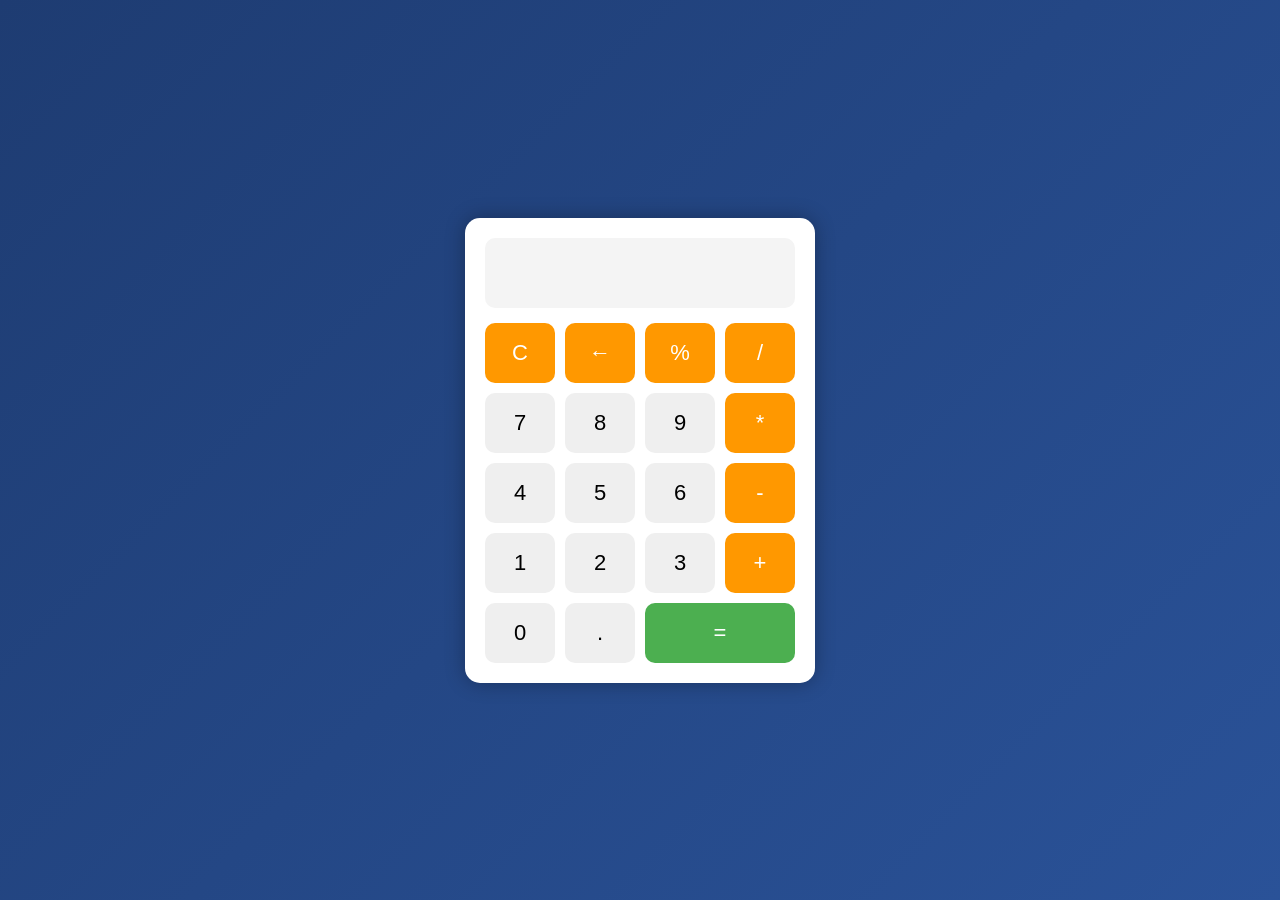
<file: Calculator/index.html>
<!DOCTYPE html>
<html lang="en">
<head>
    <meta charset="UTF-8">
    <meta name="viewport" content="width=device-width, initial-scale=1.0">
    <title>Calculator</title>
    <link rel="stylesheet" href="style.css">
</head>
<body>

<div class="calculator">

    <input type="text" id="display" readonly>

    <div class="buttons">

        <button class="operator">C</button>
        <button class="operator">←</button>
        <button class="operator">%</button>
        <button class="operator">/</button>

        <button>7</button>
        <button>8</button>
        <button>9</button>
        <button class="operator">*</button>

        <button>4</button>
        <button>5</button>
        <button>6</button>
        <button class="operator">-</button>

        <button>1</button>
        <button>2</button>
        <button>3</button>
        <button class="operator">+</button>

        <button>0</button>
        <button>.</button>
        <button class="equal">=</button>

    </div>

</div>

<script src="script.js"></script>

</body>
</html>
</file>
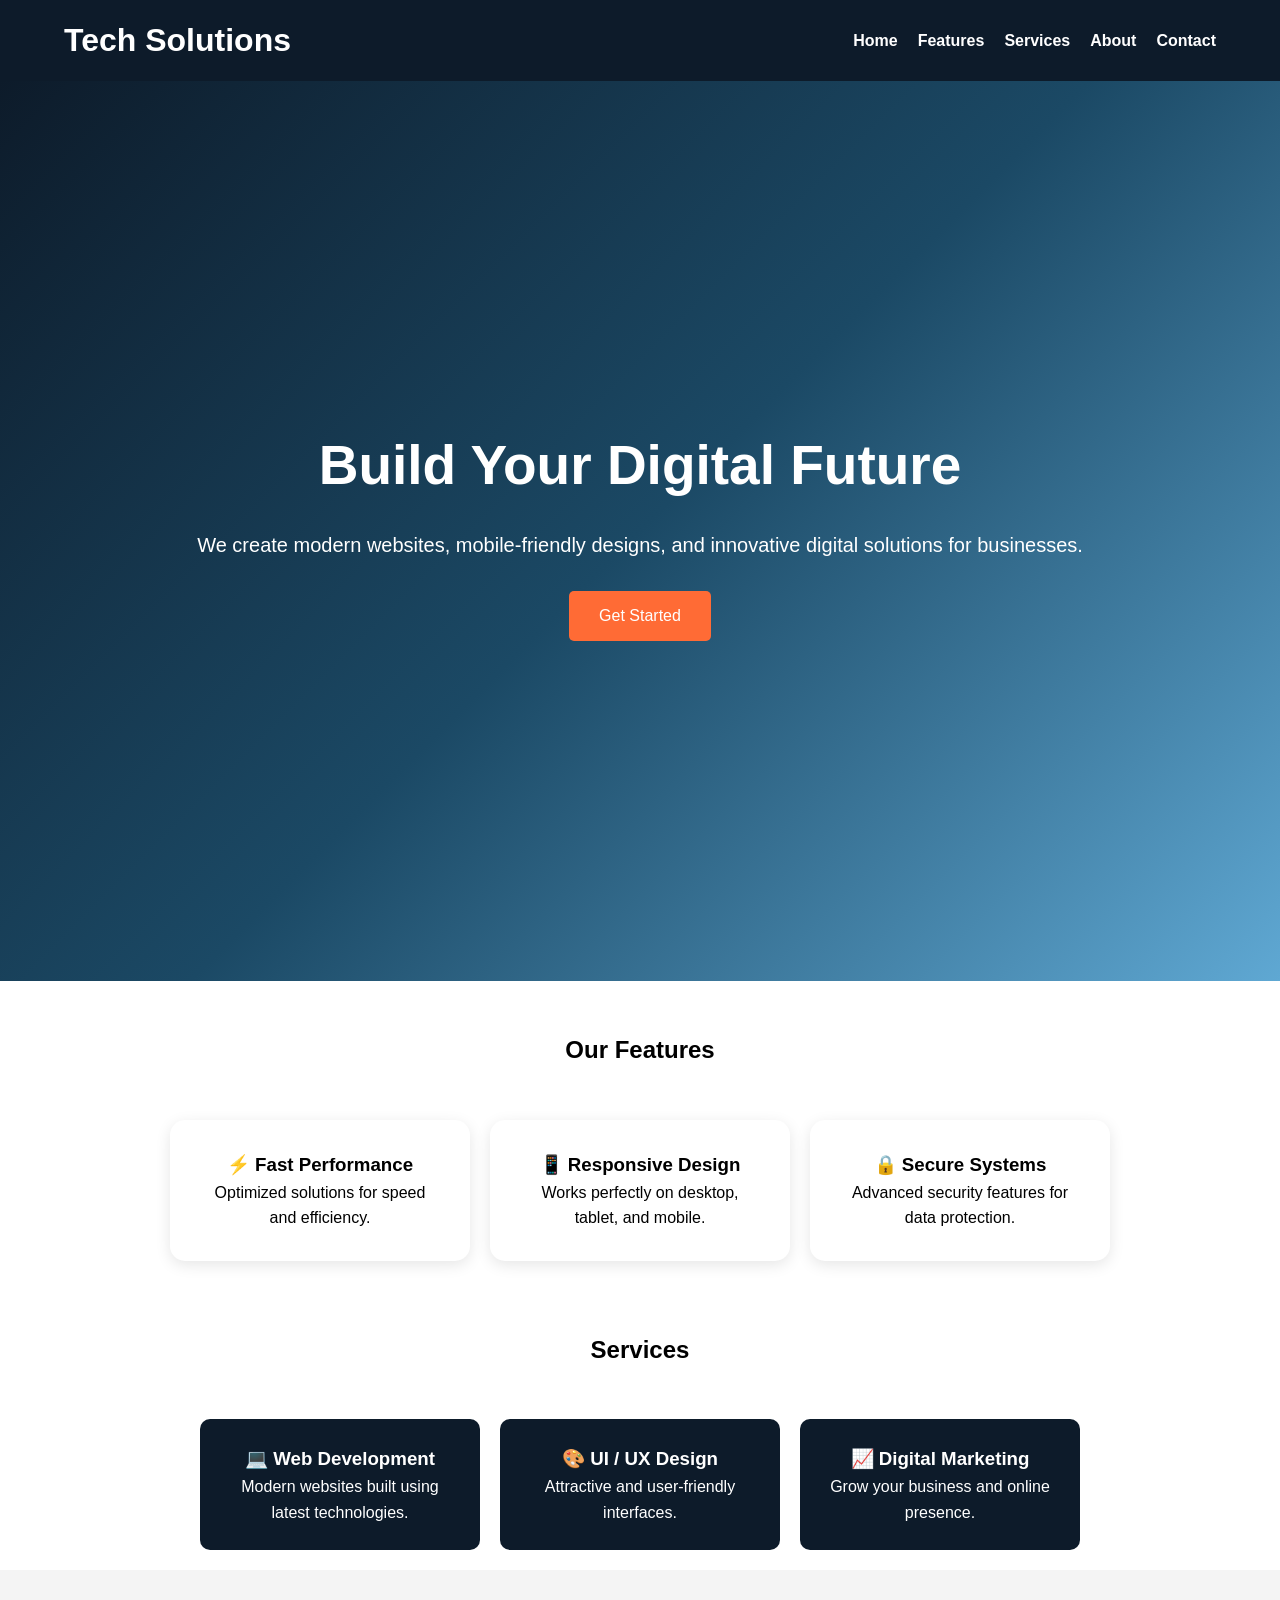
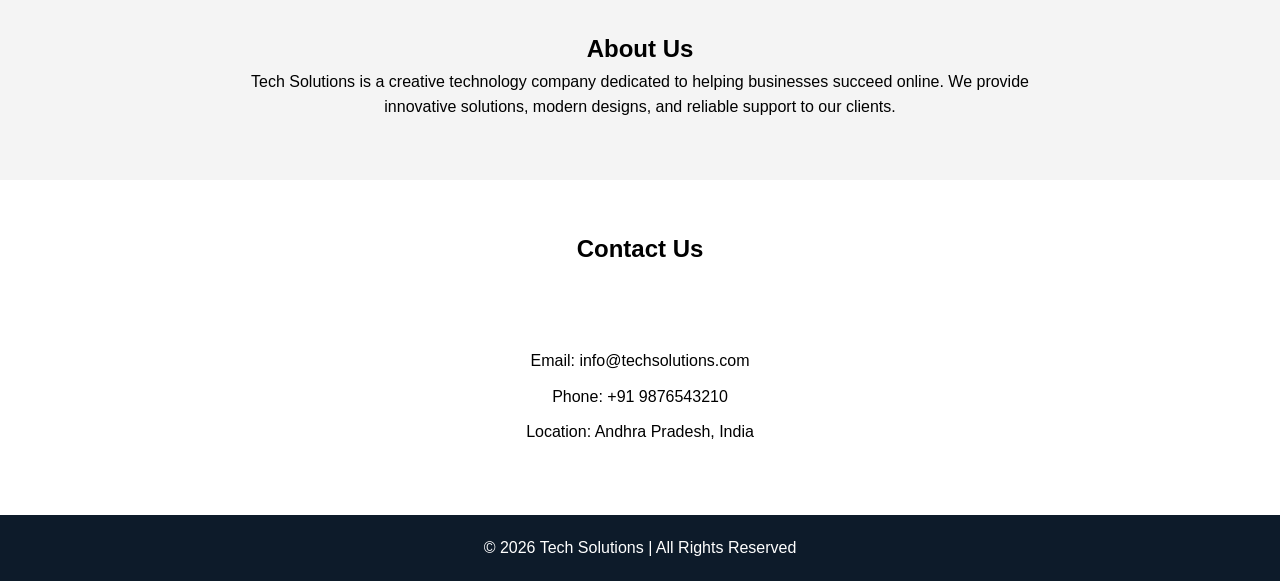
<file: Landing_Page/index.html>
<!DOCTYPE html>
<html lang="en">
<head>
<meta charset="UTF-8">
<meta name="viewport" content="width=device-width, initial-scale=1.0">
<title>Tech Solutions</title>
<link rel="stylesheet" href="style.css">
</head>
<body>

<header>
    <div class="container">
        <h1>Tech Solutions</h1>

        <nav>
            <ul>
                <li><a href="#home">Home</a></li>
                <li><a href="#features">Features</a></li>
                <li><a href="#services">Services</a></li>
                <li><a href="#about">About</a></li>
                <li><a href="#contact">Contact</a></li>
            </ul>
        </nav>
    </div>
</header>

<section class="hero" id="home">
    <div class="hero-content">
        <h2>Build Your Digital Future</h2>
        <p>
            We create modern websites, mobile-friendly designs,
            and innovative digital solutions for businesses.
        </p>

        <a href="#" class="btn">Get Started</a>
    </div>
</section>

<section id="features">

    <h2 class="section-title">Our Features</h2>

    <div class="feature-container">

        <div class="feature-box">
            <h3>⚡ Fast Performance</h3>
            <p>
                Optimized solutions for speed and efficiency.
            </p>
        </div>

        <div class="feature-box">
            <h3>📱 Responsive Design</h3>
            <p>
                Works perfectly on desktop, tablet, and mobile.
            </p>
        </div>

        <div class="feature-box">
            <h3>🔒 Secure Systems</h3>
            <p>
                Advanced security features for data protection.
            </p>
        </div>

    </div>

</section>

<section id="services">

    <h2 class="section-title">Services</h2>

    <div class="services-container">

        <div class="service-card">
            <h3>💻 Web Development</h3>
            <p>
                Modern websites built using latest technologies.
            </p>
        </div>

        <div class="service-card">
            <h3>🎨 UI / UX Design</h3>
            <p>
                Attractive and user-friendly interfaces.
            </p>
        </div>

        <div class="service-card">
            <h3>📈 Digital Marketing</h3>
            <p>
                Grow your business and online presence.
            </p>
        </div>

    </div>

</section>

<section id="about">

    <div class="about-content">

        <h2>About Us</h2>

        <p>
            Tech Solutions is a creative technology company
            dedicated to helping businesses succeed online.
            We provide innovative solutions, modern designs,
            and reliable support to our clients.
        </p>

    </div>

</section>

<section id="contact">

    <h2 class="section-title">Contact Us</h2>

    <div class="contact-box">

        <p>Email: info@techsolutions.com</p>
        <p>Phone: +91 9876543210</p>
        <p>Location: Andhra Pradesh, India</p>

    </div>

</section>

<footer>
    <p>© 2026 Tech Solutions | All Rights Reserved</p>
</footer>

</body>
</html>
</file>
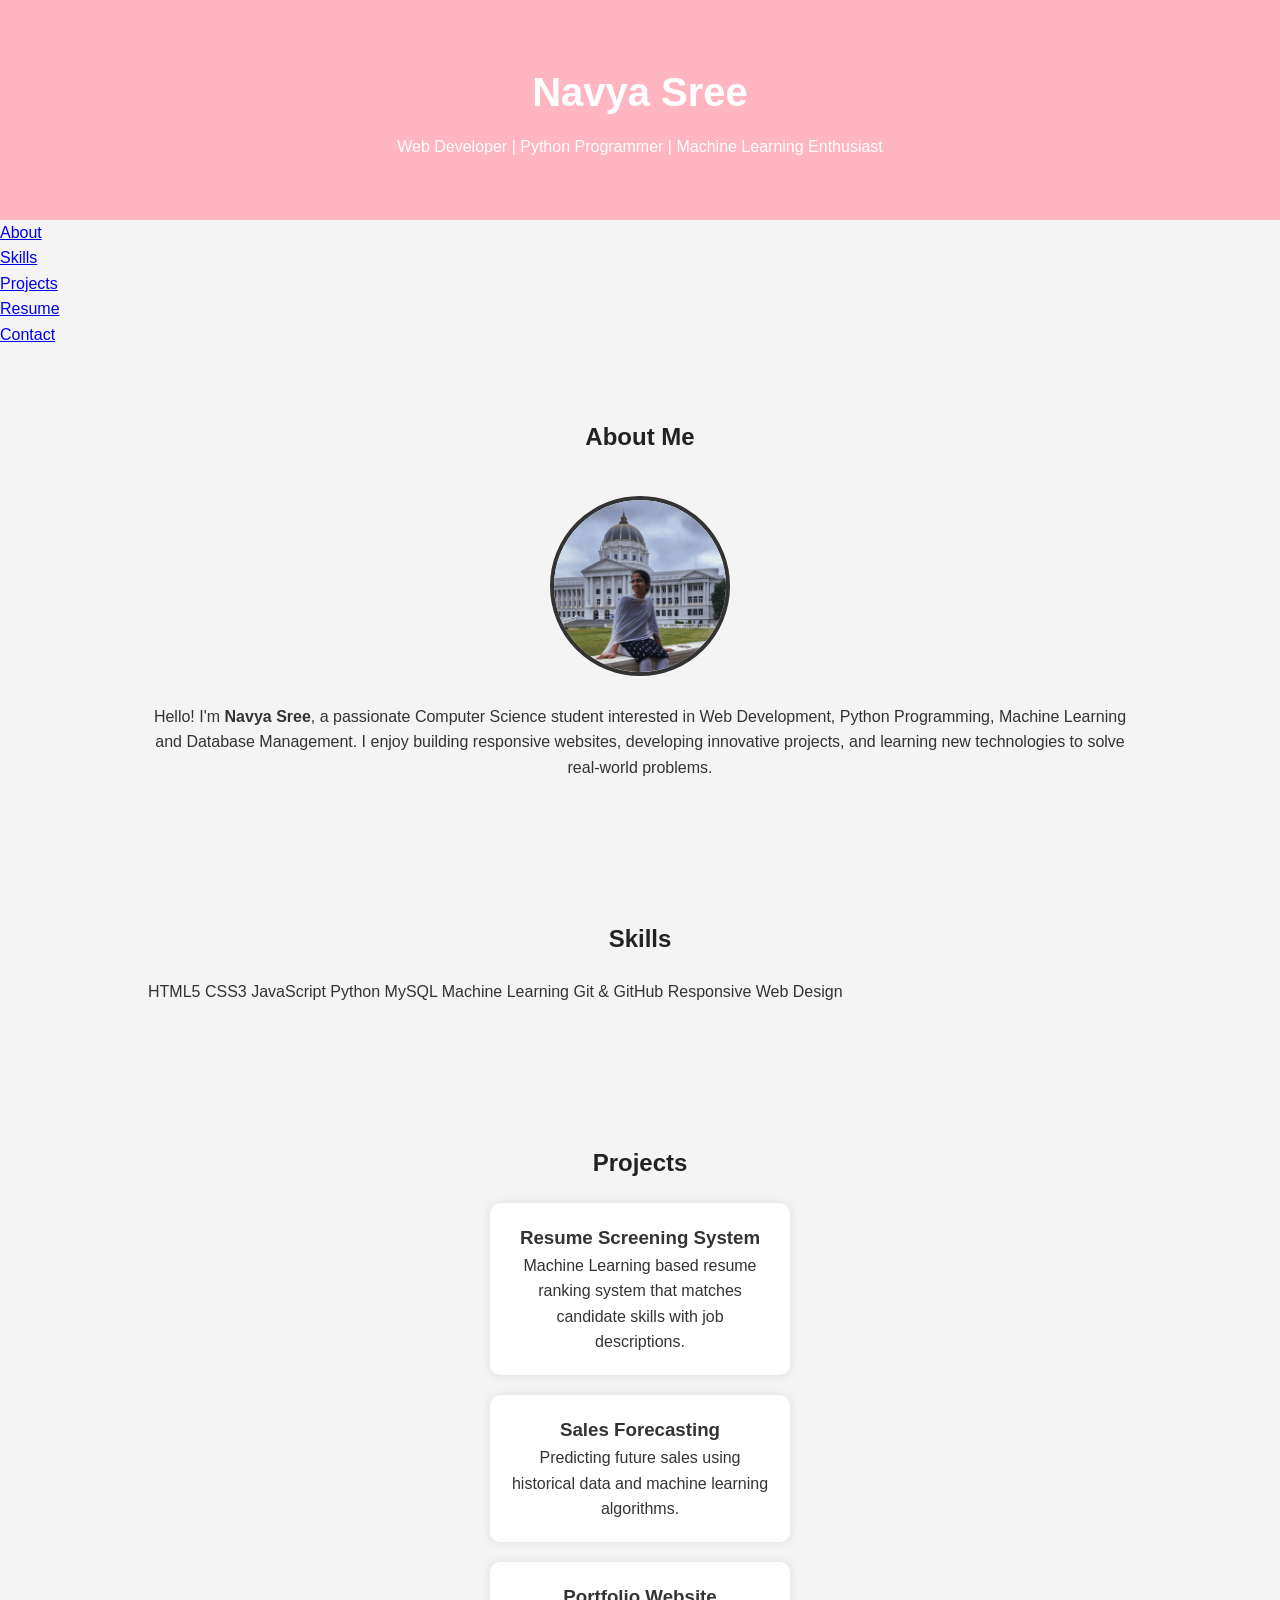
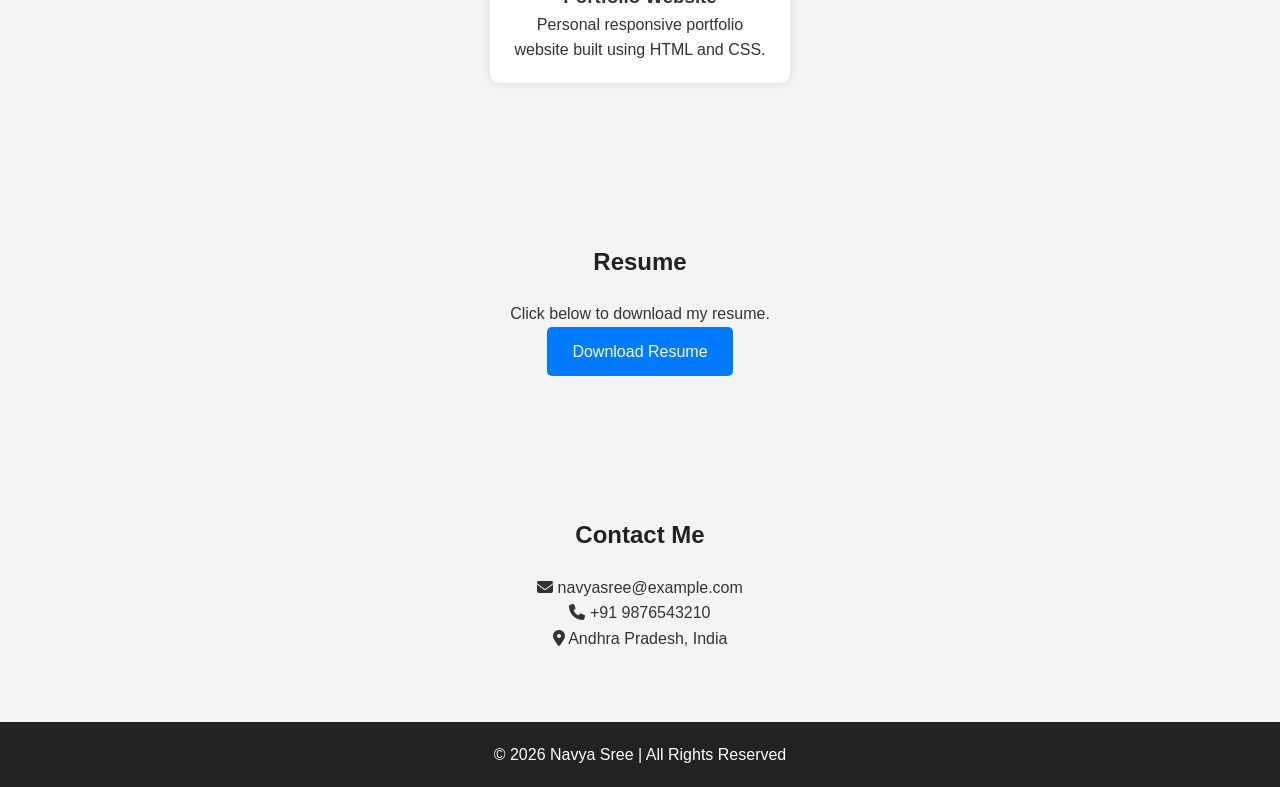
<file: Portfolio/index.html>
<!DOCTYPE html>
<html lang="en">
<head>
<meta charset="UTF-8">
<meta name="viewport" content="width=device-width, initial-scale=1.0">
<title>Navya Sree Portfolio</title>
<link rel="stylesheet" href="style.css">
<link rel="stylesheet"
href="https://cdnjs.cloudflare.com/ajax/libs/font-awesome/6.5.1/css/all.min.css">
</head>
<body>

<header>
    <div class="container">
        <h1>Navya Sree</h1>
        <p>Web Developer | Python Programmer | Machine Learning Enthusiast</p>
    </div>
</header>

<nav>
    <ul>
        <li><a href="#about">About</a></li>
        <li><a href="#skills">Skills</a></li>
        <li><a href="#projects">Projects</a></li>
        <li><a href="#resume">Resume</a></li>
        <li><a href="#contact">Contact</a></li>
    </ul>
</nav>

<section id="about">
    <div class="container">
        <h2>About Me</h2>

        <img src="profile1.jpg" alt="Profile Photo" class="profile-img">

        <p>
            Hello! I'm <strong>Navya Sree</strong>, a passionate Computer Science
            student interested in Web Development, Python Programming,
            Machine Learning and Database Management.

            I enjoy building responsive websites, developing innovative
            projects, and learning new technologies to solve real-world
            problems.
        </p>
    </div>
</section>

<section id="skills">
    <div class="container">
        <h2>Skills</h2>

        <div class="skills-container">
            <span>HTML5</span>
            <span>CSS3</span>
            <span>JavaScript</span>
            <span>Python</span>
            <span>MySQL</span>
            <span>Machine Learning</span>
            <span>Git & GitHub</span>
            <span>Responsive Web Design</span>
        </div>
    </div>
</section>

<section id="projects">
    <div class="container">
        <h2>Projects</h2>

        <div class="project-grid">

            <div class="project-card">
                <h3>Resume Screening System</h3>
                <p>
                    Machine Learning based resume ranking system
                    that matches candidate skills with job descriptions.
                </p>
            </div>

            <div class="project-card">
                <h3>Sales Forecasting</h3>
                <p>
                    Predicting future sales using historical data
                    and machine learning algorithms.
                </p>
            </div>

            <div class="project-card">
                <h3>Portfolio Website</h3>
                <p>
                    Personal responsive portfolio website built
                    using HTML and CSS.
                </p>
            </div>

        </div>
    </div>
</section>

<section id="resume">
    <div class="container">
        <h2>Resume</h2>

        <p>Click below to download my resume.</p>

        <a href="resume.pdf" download class="btn">
            Download Resume
        </a>
    </div>
</section>

<section id="contact">
    <div class="container">
        <h2>Contact Me</h2>

        <p>
            <i class="fas fa-envelope"></i>
            navyasree@example.com
        </p>

        <p>
            <i class="fas fa-phone"></i>
            +91 9876543210
        </p>

        <p>
            <i class="fas fa-location-dot"></i>
            Andhra Pradesh, India
        </p>
    </div>
</section>

<footer>
    <p>
        © 2026 Navya Sree | All Rights Reserved
    </p>
</footer>

</body>
</html>
</file>
<file: Calculator/style.css>
*{
    margin:0;
    padding:0;
    box-sizing:border-box;
    font-family:Arial, sans-serif;
}

body{
    height:100vh;
    display:flex;
    justify-content:center;
    align-items:center;
    background:linear-gradient(135deg,#1e3c72,#2a5298);
}

.calculator{
    background:white;
    padding:20px;
    border-radius:15px;
    box-shadow:0 0 20px rgba(0,0,0,0.3);
    width:350px;
}

#display{
    width:100%;
    height:70px;
    border:none;
    background:#f4f4f4;
    text-align:right;
    padding:10px;
    font-size:30px;
    margin-bottom:15px;
    border-radius:10px;
}

.buttons{
    display:grid;
    grid-template-columns:repeat(4,1fr);
    gap:10px;
}

button{
    height:60px;
    border:none;
    border-radius:10px;
    font-size:22px;
    cursor:pointer;
    transition:0.3s;
}

button:hover{
    transform:scale(1.05);
}

.operator{
    background:#ff9800;
    color:white;
}

.equal{
    background:#4caf50;
    color:white;
    grid-column:span 2;
}
</file>
<file: Landing_Page/style.css>
*{
    margin:0;
    padding:0;
    box-sizing:border-box;
    font-family:Arial, sans-serif;
}

body{
    line-height:1.6;
}

header{
    background:#0d1b2a;
    color:white;
    padding:15px 0;
    position:sticky;
    top:0;
}

.container{
    width:90%;
    margin:auto;
    display:flex;
    justify-content:space-between;
    align-items:center;
}

nav ul{
    display:flex;
    list-style:none;
}

nav ul li{
    margin-left:20px;
}

nav ul li a{
    text-decoration:none;
    color:white;
    font-weight:bold;
}

.hero{
    height:100vh;
    background:linear-gradient(
        135deg,
        #0d1b2a,
        #1b4965,
        #5fa8d3
    );
    display:flex;
    justify-content:center;
    align-items:center;
    text-align:center;
    color:white;
}

.hero-content{
    width:70%;
}

.hero-content h2{
    font-size:55px;
    margin-bottom:20px;
}

.hero-content p{
    font-size:20px;
    margin-bottom:30px;
}

.btn{
    display:inline-block;
    background:#ff6b35;
    color:white;
    padding:12px 30px;
    border-radius:5px;
    text-decoration:none;
}

.btn:hover{
    background:#e85d2c;
}

.section-title{
    text-align:center;
    margin:50px 0 30px;
}

.feature-container{
    display:flex;
    justify-content:center;
    flex-wrap:wrap;
    gap:20px;
    padding:20px;
}

.feature-box{
    width:300px;
    background:white;
    padding:30px;
    border-radius:15px;
    text-align:center;
    box-shadow:0 4px 15px rgba(0,0,0,0.1);
    transition:0.3s;
}

.feature-box:hover{
    transform:translateY(-8px);
}

.services-container{
    display:flex;
    justify-content:center;
    flex-wrap:wrap;
    gap:20px;
    padding:20px;
}

.service-card{
    width:280px;
    padding:25px;
    background:#0d1b2a;
    color:white;
    border-radius:10px;
    text-align:center;
}

#about{
    background:#f4f4f4;
    padding:60px 20px;
}

.about-content{
    max-width:800px;
    margin:auto;
    text-align:center;
}

.contact-box{
    text-align:center;
    padding:40px;
}

.contact-box p{
    margin:10px;
}

footer{
    background:#0d1b2a;
    color:white;
    text-align:center;
    padding:20px;
    margin-top:20px;
}

@media(max-width:768px){

    .container{
        flex-direction:column;
    }

    nav ul{
        flex-direction:column;
        margin-top:10px;
        text-align:center;
    }

    nav ul li{
        margin:10px 0;
    }

    .hero-content h2{
        font-size:35px;
    }

    .hero-content p{
        font-size:16px;
    }
}
</file>
<file: Portfolio/style.css>
*{
    margin:0;
    padding:0;
    box-sizing:border-box;
    font-family:Arial, sans-serif;
}

body{
    background:#f4f4f4;
    color:#333;
    line-height:1.6;
}

.container{
    width:80%;
    margin:auto;
    padding:20px;
}

header{
    background:lightpink;
    color:white;
    text-align:center;
    padding:40px 0;
}

header h1{
    font-size:40px;
}

header p{
    margin-top:10px;
}

section{
    padding:50px 0;
}

h2{
    text-align:center;
    margin-bottom:20px;
    color:#222;
}

#about{
    text-align:center;
}

#about img{
    width:180px;
    height:180px;
    border-radius:50%;
    margin:20px 0;
    object-fit:cover;
    border:4px solid #333;
}

#skills ul{
    display:flex;
    flex-wrap:wrap;
    justify-content:center;
    list-style:none;
}

#skills li{
    background:#333;
    color:white;
    margin:10px;
    padding:10px 20px;
    border-radius:20px;
}

.project-card{
    background:white;
    padding:20px;
    margin:20px auto;
    width:300px;
    text-align:center;
    border-radius:10px;
    box-shadow:0 0 10px rgba(0,0,0,0.1);
}

.project-card img{
    width:100%;
    border-radius:10px;
}

.btn{
    display:inline-block;
    background:#007bff;
    color:white;
    padding:12px 25px;
    text-decoration:none;
    border-radius:5px;
}

.btn:hover{
    background:#0056b3;
}

#resume{
    text-align:center;
}

#contact{
    text-align:center;
}

footer{
    background:#222;
    color:white;
    text-align:center;
    padding:20px;
}

@media(max-width:768px){

    .container{
        width:95%;
    }

    header h1{
        font-size:30px;
    }

    .project-card{
        width:100%;
    }
}
</file>
